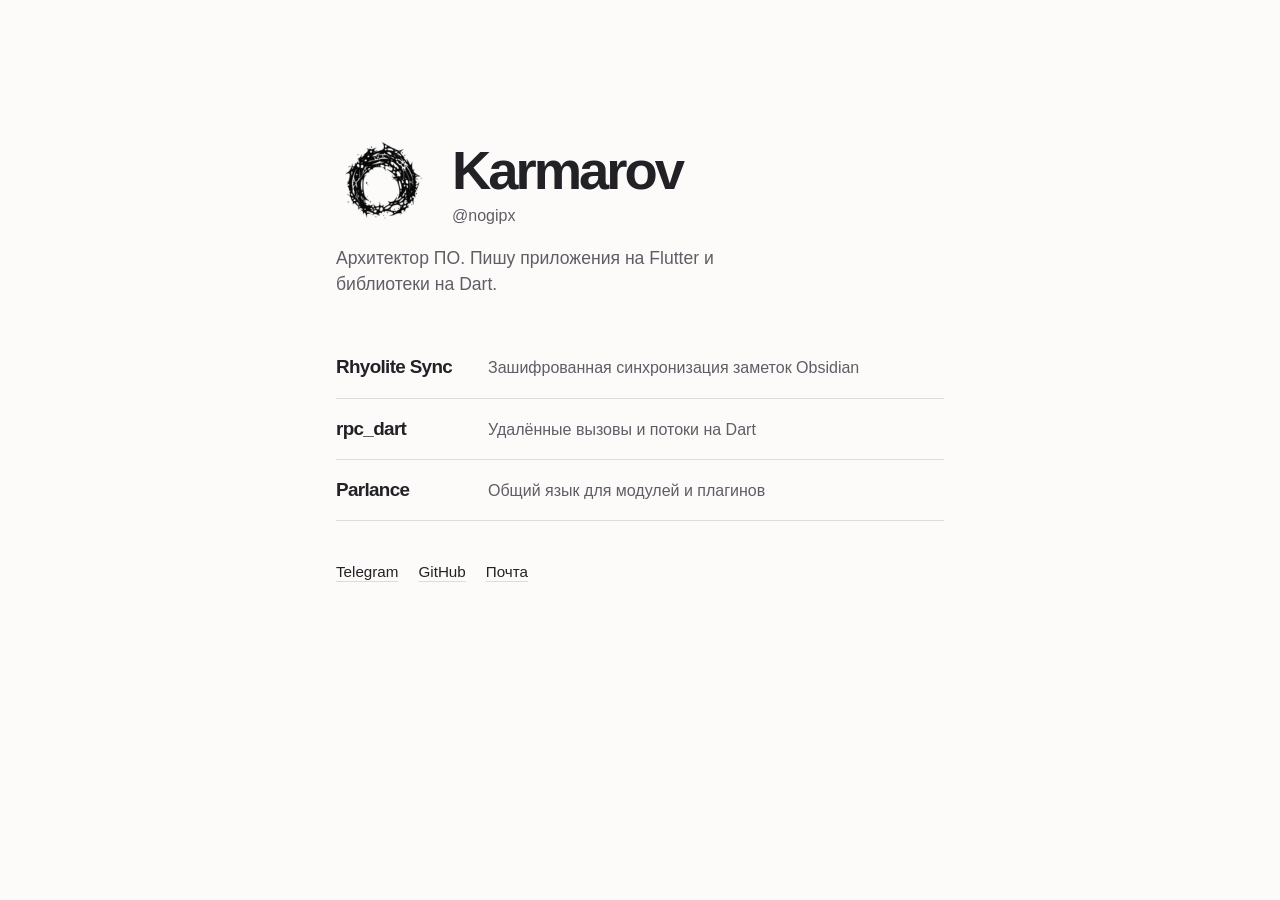
<file: portfolio/index.html>
<!doctype html>
<html lang="ru">
<head>
  <meta charset="utf-8">
  <meta name="viewport" content="width=device-width, initial-scale=1">
  <meta http-equiv="refresh" content="0; url=web/index.html">
  <title>Karmarov (@nogipx)</title>
</head>
<body><a href="web/index.html">Открыть личную страницу</a></body>
</html>
</file>
<file: portfolio/web/profile.css>
:root {
  color-scheme: light dark;
  --paper: #fcfbfa;
  --ink: #222125;
  --muted: #605d65;
  --line: #dedbe0;
  --accent: #624083;
  font: 100%/1.5 "Inter", -apple-system, BlinkMacSystemFont, "Segoe UI", sans-serif;
  color: var(--ink);
  background: var(--paper);
}
* { box-sizing: border-box; }
body, h1, p { margin: 0; }
main { width: min(38rem, calc(100% - 3rem)); margin: clamp(3rem, 15vh, 9rem) auto; }
.identity { display: flex; align-items: center; gap: clamp(.65rem, 2vw, 1.25rem); }
.enso { display: block; flex: none; width: clamp(4rem, 10vw, 6rem); height: auto; mix-blend-mode: multiply; }
h1 { font-weight: 580; font-size: clamp(2.4rem, 6vw, 3.4rem); line-height: 1.08; letter-spacing: -.055em; }
.handle { display: block; margin-top: .35rem; font-size: 1rem; font-weight: 450; letter-spacing: normal; color: var(--muted); }
header p { max-width: 43ch; margin-top: .85rem; font-size: 1.1rem; color: var(--muted); }
nav { margin: 2.5rem 0 1rem; }
a { color: inherit; text-underline-offset: .24em; }
a:hover { color: var(--accent); }
a:focus-visible { outline: 2px solid var(--accent); outline-offset: .25rem; }
.entry { display: grid; grid-template-columns: 8.5rem 1fr; align-items: baseline; gap: 1rem; padding: 1rem 0; border-bottom: 1px solid var(--line); text-decoration: none; }
.entry strong { font-size: 1.18rem; letter-spacing: -.035em; font-weight: 600; }
.entry span { color: var(--muted); }
.entry:hover strong, .entry:focus-visible strong { text-decoration: underline; }
.contacts { display: flex; flex-wrap: wrap; gap: 1.25rem; margin-top: 2.5rem; }
.contacts a { font-size: .95rem; text-decoration-color: var(--line); }
.contacts a:hover { text-decoration-color: currentColor; }
@media (max-width: 520px) {
  .entry { grid-template-columns: 1fr; gap: .15rem; padding-block: .8rem; }
}
@media (prefers-color-scheme: dark) {
  .enso { filter: invert(1); mix-blend-mode: screen; }
  :root { --paper: #19181b; --ink: #f5f3f6; --muted: #bdb9c2; --line: #434047; --accent: #d2baff; }
}
</file>
